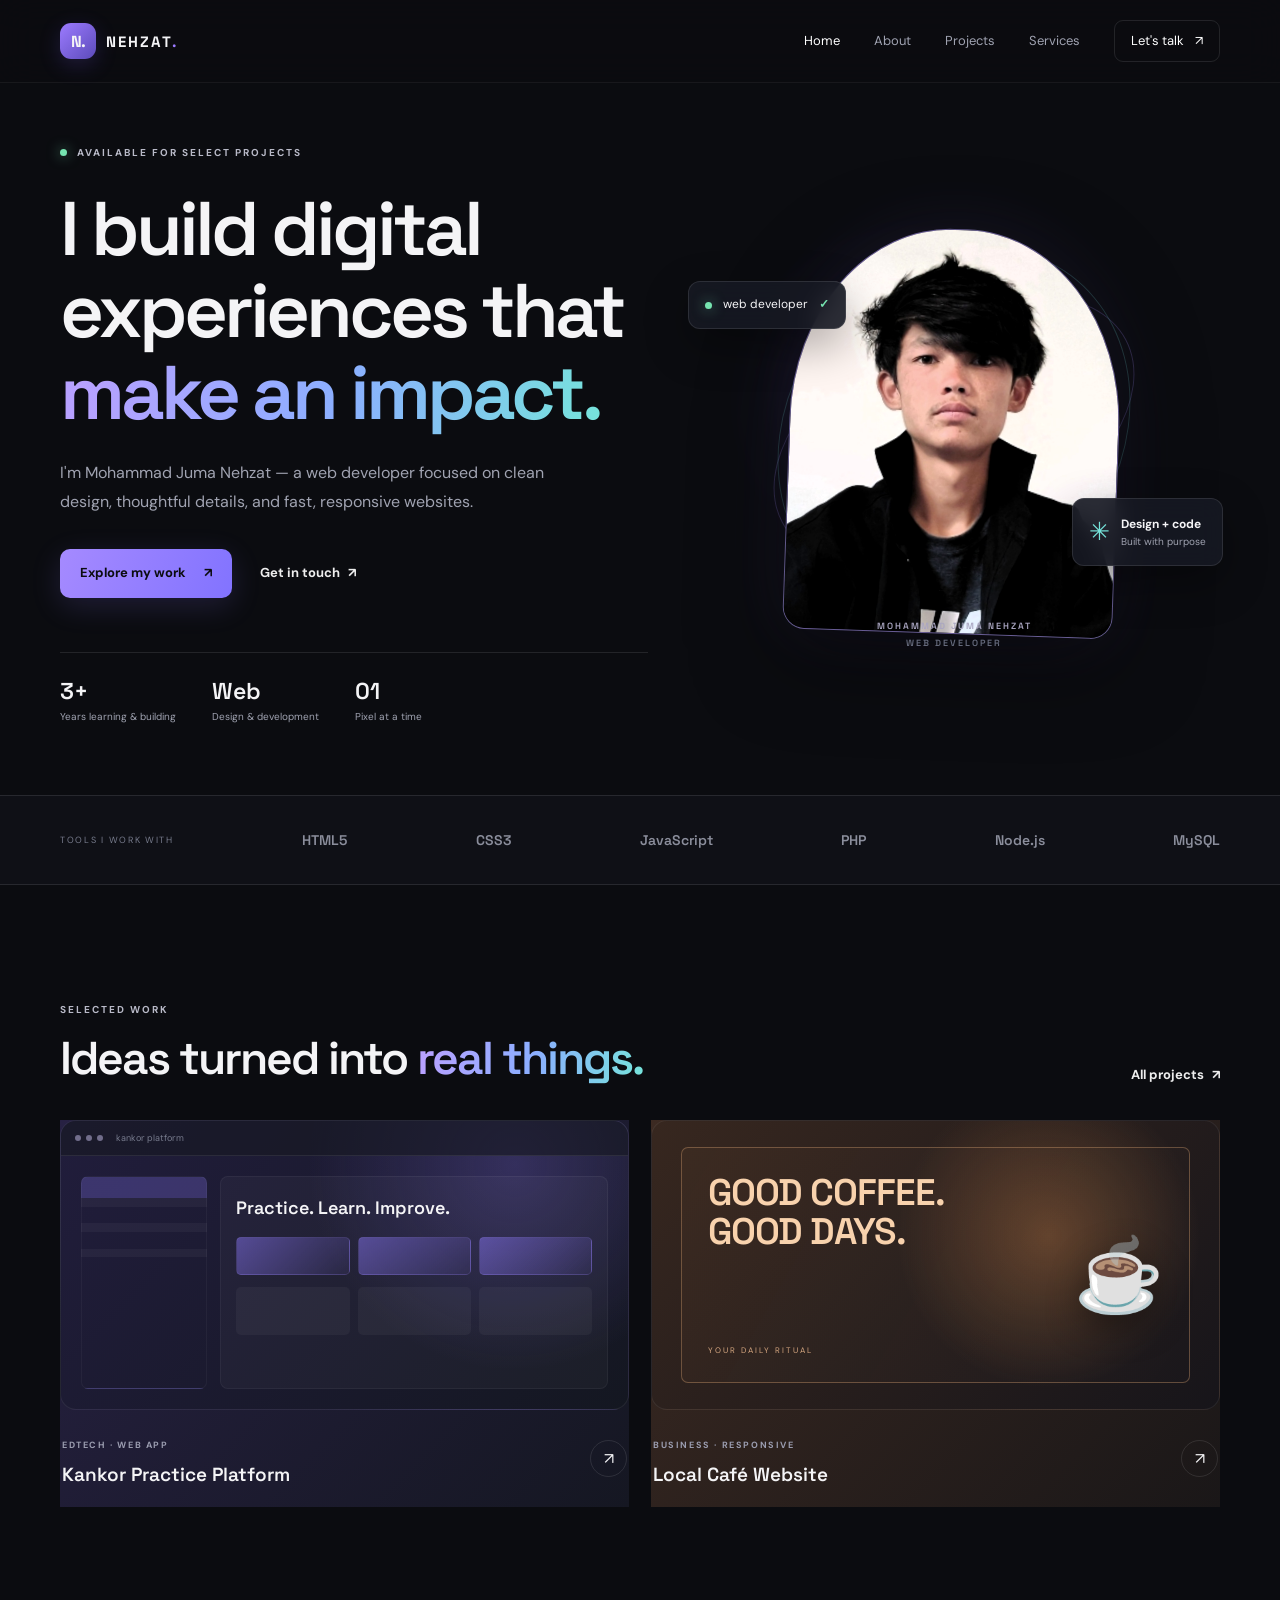
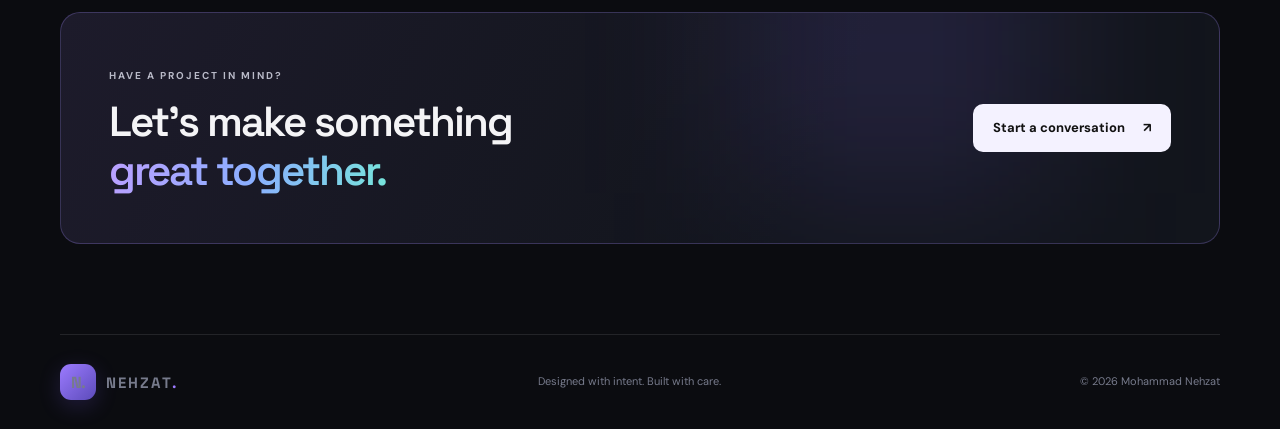
<file: index.html>
<!DOCTYPE html>
<html lang="en">

<head>
    <meta charset="UTF-8">
    <meta name="viewport" content="width=device-width, initial-scale=1.0">
    <meta name="description" content="Mohammad Juma Nezhat — web developer portfolio, projects and services.">
    <title>Mohammad Nehzat — Web Developer</title>
    <link rel="preconnect" href="https://fonts.googleapis.com">
    <link rel="preconnect" href="https://fonts.gstatic.com" crossorigin>
    <link href="https://fonts.googleapis.com/css2?family=DM+Sans:wght@400;500;600;700&family=Space+Grotesk:wght@400;500;600;700&display=swap" rel="stylesheet">
    <link rel="stylesheet" href="css/style.css">
    <script src="js/main.js" defer></script>
</head>

<body>
    <header class="site-header">
        <nav class="nav container" aria-label="Main navigation">
            <a class="logo" href="index.html"><span class="logo-mark">N.</span><span>NEHZAT<span class="logo-dot">.</span></span></a>
            <button class="menu-toggle" aria-label="Open navigation" aria-expanded="false"><span></span><span></span></button>
            <div class="nav-links"><a class="active" href="index.html">Home</a><a href="about.html">About</a><a href="projects.html">Projects</a><a href="services.html">Services</a><a class="nav-contact" href="contact.html">Let's talk <span>↗</span></a></div>
        </nav>
    </header>
    <main>
        <section class="hero container">
            <div class="hero-copy reveal">
                <div class="eyebrow"><span class="status-dot"></span> AVAILABLE FOR SELECT PROJECTS</div>
                <h1>I build digital<br>experiences that<br><span class="gradient-text">make an impact.</span></h1>
                <p class="hero-lead">I'm Mohammad Juma Nehzat — a web developer focused on clean design, thoughtful details, and fast, responsive websites.</p>
                <div class="hero-actions"><a class="btn btn-primary" href="projects.html">Explore my work <span>↗</span></a><a class="text-link" href="contact.html">Get in touch <span>↗</span></a></div>
                <div class="hero-meta">
                    <div><strong>3+</strong><span>Years learning & building</span></div>
                    <div><strong>Web</strong><span>Design & development</span></div>
                    <div><strong>01</strong><span>Pixel at a time</span></div>
                </div>
            </div>
            <div class="hero-art hero-portrait-wrap reveal" aria-label="Portrait of Mohammad Juma Nezhat">
                <div class="art-orbit orbit-one"></div>
                <div class="art-orbit orbit-two"></div>
                <div class="hero-portrait-frame"><img src="images/mohammad.jpg" alt="Mohammad Juma Nezhat" class="hero-portrait"></div>
                <div class="float-card card-code"><span class="mini-dot"></span> web developer <b>✓</b></div>
                <div class="float-card card-speed"><span>✳</span>
                    <div><b>Design + code</b><small>Built with purpose</small></div>
                </div>
                <div class="art-caption">MOHAMMAD JUMA NEHZAT<br><span>WEB DEVELOPER</span></div>
            </div>
        </section>
        <section class="trust-strip">
            <div class="container strip-inner"><span>TOOLS I WORK WITH</span>
                <div>HTML5</div>
                <div>CSS3</div>
                <div>JavaScript</div>
                <div>PHP</div>
                <div>Node.js</div>
                <div>MySQL</div>
            </div>
        </section>
        <section class="section container">
            <div class="section-heading reveal">
                <div><span class="eyebrow">SELECTED WORK</span>
                    <h2>Ideas turned into <span class="gradient-text">real things.</span></h2>
                </div><a class="text-link" href="projects.html">All projects <span>↗</span></a>
            </div>
            <div class="project-grid">
                <a class="project-card project-purple reveal" href="projects.html">
                    <div class="project-visual visual-kankor">
                        <div class="browser-bar"><i></i><i></i><i></i><span>kankor platform</span></div>
                        <div class="mock-dashboard">
                            <div class="mock-sidebar"></div>
                            <div class="mock-content"><b>Practice. Learn. Improve.</b>
                                <div class="mock-bars"><i></i><i></i><i></i></div>
                                <div class="mock-tiles"><i></i><i></i><i></i></div>
                            </div>
                        </div>
                    </div>
                    <div class="project-info">
                        <div><span class="project-type">EDTECH · WEB APP</span>
                            <h3>Kankor Practice Platform</h3>
                        </div><span class="round-arrow">↗</span>
                    </div>
                </a>
                <a class="project-card project-orange reveal" href="projects.html">
                    <div class="project-visual visual-cafe">
                        <div class="cafe-window"><span>GOOD COFFEE.<br>GOOD DAYS.</span>
                            <div class="coffee-cup">☕</div><small>YOUR DAILY RITUAL</small>
                        </div>
                    </div>
                    <div class="project-info">
                        <div><span class="project-type">BUSINESS · RESPONSIVE</span>
                            <h3>Local Café Website</h3>
                        </div><span class="round-arrow">↗</span>
                    </div>
                </a>
            </div>
        </section>
        <section class="cta-section">
            <div class="container cta-box reveal">
                <div><span class="eyebrow">HAVE A PROJECT IN MIND?</span>
                    <h2>Let's make something<br><span class="gradient-text">great together.</span></h2>
                </div><a class="btn btn-light" href="contact.html">Start a conversation <span>↗</span></a>
                <div class="cta-glow"></div>
            </div>
        </section>
    </main>
    <footer class="footer container"><a class="logo" href="index.html"><span class="logo-mark">N.</span><span>NEHZAT<span class="logo-dot">.</span></span></a>
        <p>Designed with intent. Built with care.</p><span>© <span data-year></span> Mohammad Nehzat</span>
    </footer>
</body>

</html>
</file>
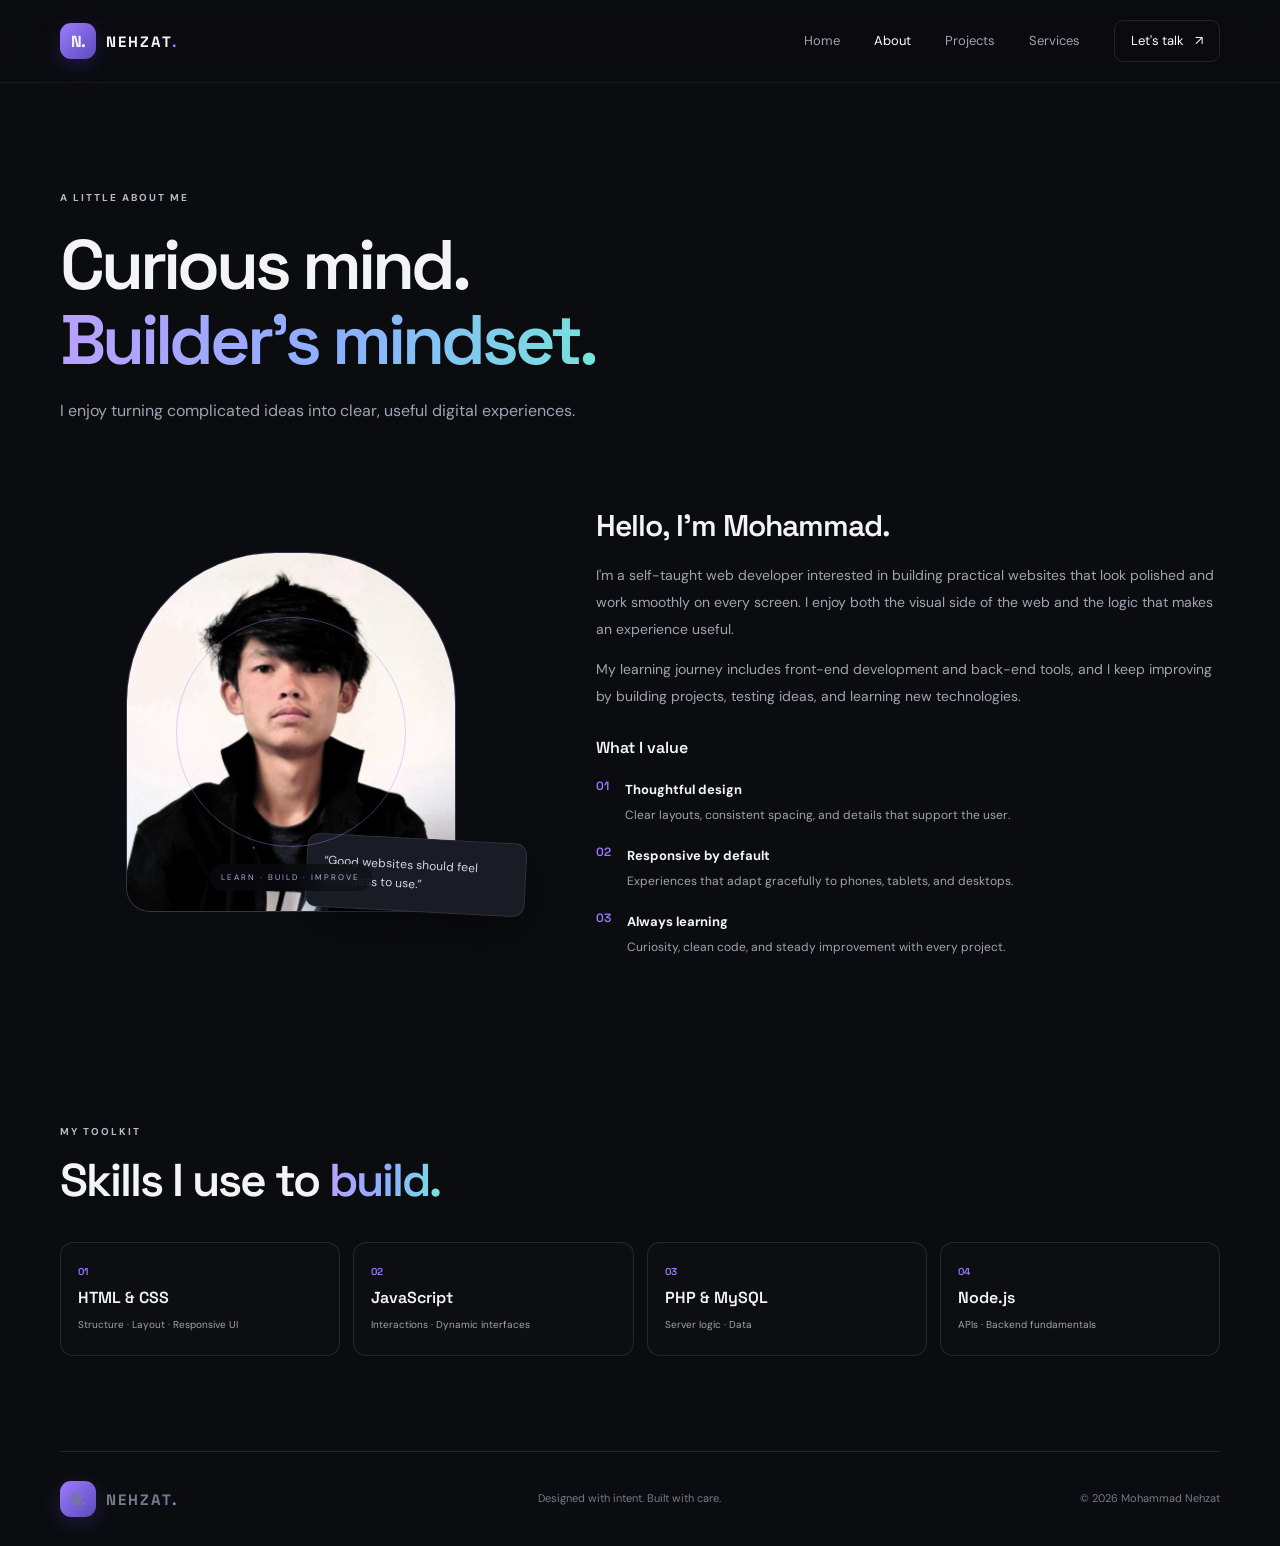
<file: about.html>
<!DOCTYPE html>
<html lang="en">

<head>
    <meta charset="UTF-8">
    <meta name="viewport" content="width=device-width, initial-scale=1.0">
    <title>About — Mohammad Nehzat</title>
    <link rel="preconnect" href="https://fonts.googleapis.com">
    <link href="https://fonts.googleapis.com/css2?family=DM+Sans:wght@400;500;600;700&family=Space+Grotesk:wght@400;500;600;700&display=swap" rel="stylesheet">
    <link rel="stylesheet" href="css/style.css">
    <script src="js/main.js" defer></script>
</head>

<body>
    <header class="site-header">
        <nav class="nav container"><a class="logo" href="index.html"><span class="logo-mark">N.</span><span>NEHZAT<span class="logo-dot">.</span></span></a><button class="menu-toggle" aria-label="Open navigation" aria-expanded="false"><span></span><span></span></button>
            <div class="nav-links"><a href="index.html">Home</a><a class="active" href="about.html">About</a><a href="projects.html">Projects</a><a href="services.html">Services</a><a class="nav-contact" href="contact.html">Let's talk <span>↗</span></a></div>
        </nav>
    </header>
    <main class="inner-page container">
        <section class="page-intro reveal"><span class="eyebrow">A LITTLE ABOUT ME</span>
            <h1>Curious mind.<br><span class="gradient-text">Builder's mindset.</span></h1>
            <p>I enjoy turning complicated ideas into clear, useful digital experiences.</p>
        </section>
        <section class="about-layout">
            <div class="about-art reveal">
                <div class="portrait-placeholder portrait-photo"><img src="images/mohammad.jpg" alt="Portrait of Mohammad Juma Nezhat">
                    <div class="portrait-ring"></div>
                    <div class="portrait-label">LEARN · BUILD · IMPROVE</div>
                </div>
                <div class="note-card">“Good websites should feel effortless to use.”</div>
            </div>
            <div class="about-copy reveal">
                <h2>Hello, I'm Mohammad.</h2>
                <p>I'm a self-taught web developer interested in building practical websites that look polished and work smoothly on every screen. I enjoy both the visual side of the web and the logic that makes an experience useful.</p>
                <p>My learning journey includes front-end development and back-end tools, and I keep improving by building projects, testing ideas, and learning new technologies.</p>
                <h3>What I value</h3>
                <div class="value-list">
                    <div><span>01</span>
                        <div><b>Thoughtful design</b>
                            <p>Clear layouts, consistent spacing, and details that support the user.</p>
                        </div>
                    </div>
                    <div><span>02</span>
                        <div><b>Responsive by default</b>
                            <p>Experiences that adapt gracefully to phones, tablets, and desktops.</p>
                        </div>
                    </div>
                    <div><span>03</span>
                        <div><b>Always learning</b>
                            <p>Curiosity, clean code, and steady improvement with every project.</p>
                        </div>
                    </div>
                </div>
            </div>
        </section>
        <section class="section">
            <div class="section-heading reveal">
                <div><span class="eyebrow">MY TOOLKIT</span>
                    <h2>Skills I use to <span class="gradient-text">build.</span></h2>
                </div>
            </div>
            <div class="skills-grid">
                <div class="skill-chip reveal"><span>01</span><b>HTML & CSS</b><small>Structure · Layout · Responsive UI</small></div>
                <div class="skill-chip reveal"><span>02</span><b>JavaScript</b><small>Interactions · Dynamic interfaces</small></div>
                <div class="skill-chip reveal"><span>03</span><b>PHP & MySQL</b><small>Server logic · Data</small></div>
                <div class="skill-chip reveal"><span>04</span><b>Node.js</b><small>APIs · Backend fundamentals</small></div>
            </div>
        </section>
    </main>
    <footer class="footer container"><a class="logo" href="index.html"><span class="logo-mark">N.</span><span>NEHZAT<span class="logo-dot">.</span></span></a>
        <p>Designed with intent. Built with care.</p><span>© <span data-year></span> Mohammad Nehzat</span>
    </footer>
</body>

</html>
</file>
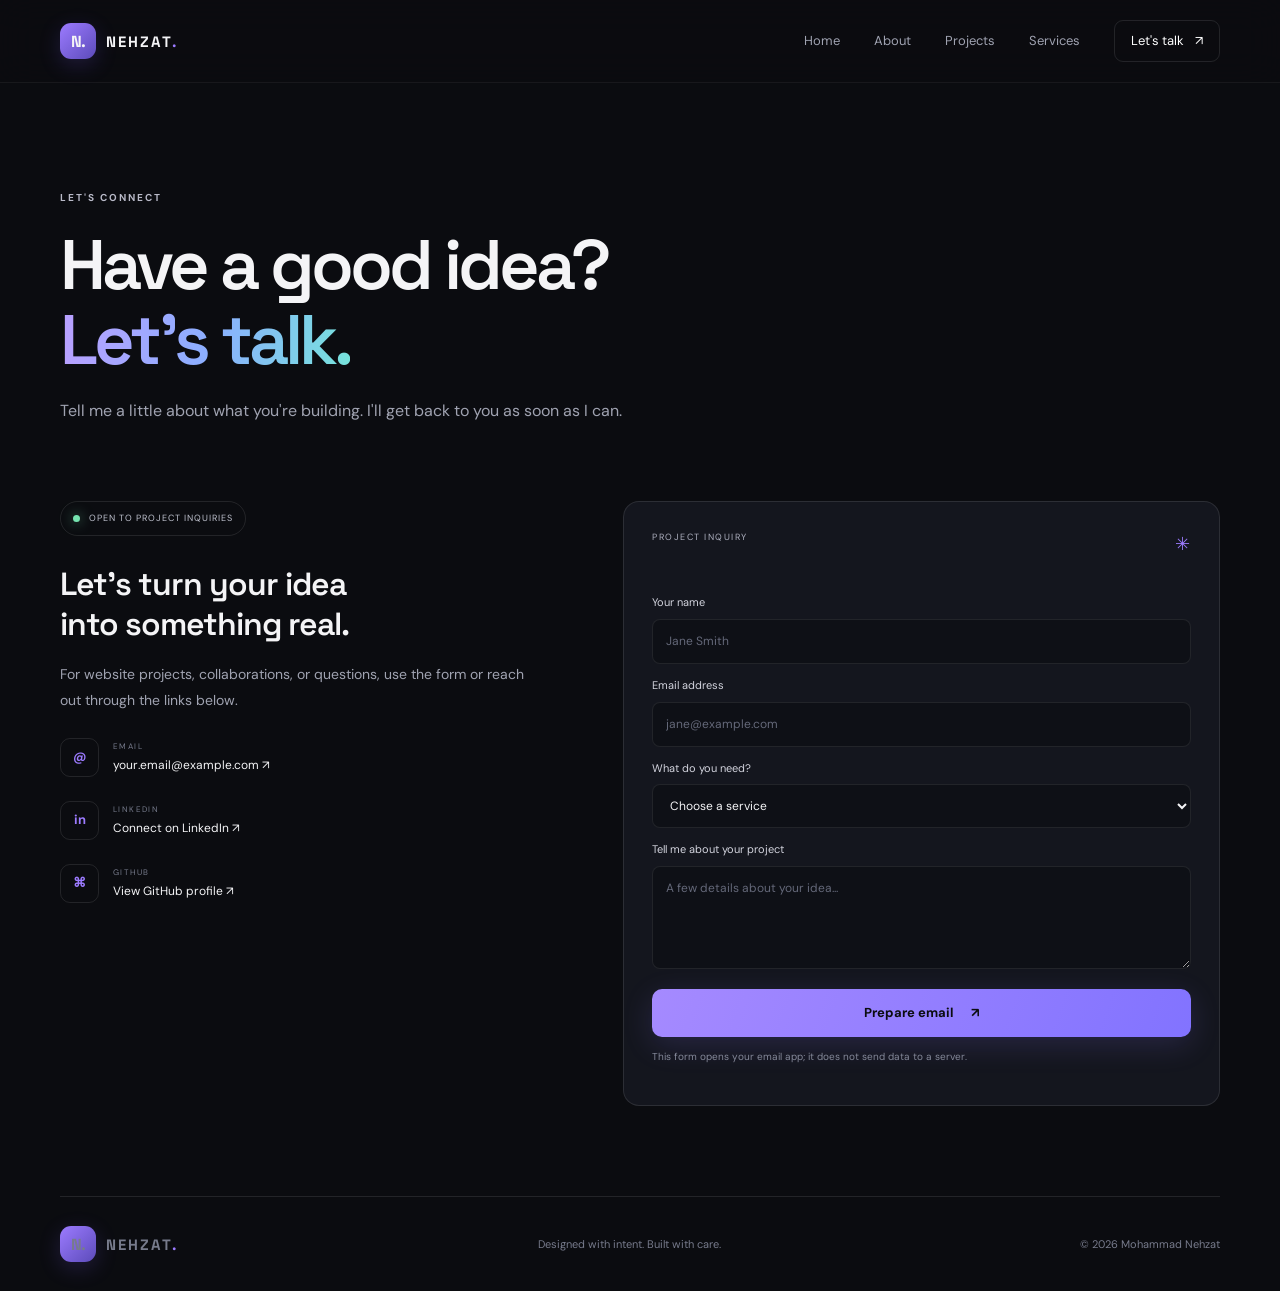
<file: contact.html>
<!DOCTYPE html>
<html lang="en">

<head>
    <meta charset="UTF-8">
    <meta name="viewport" content="width=device-width, initial-scale=1.0">
    <title>Contact — Mohammad Nehzat</title>
    <link rel="preconnect" href="https://fonts.googleapis.com">
    <link href="https://fonts.googleapis.com/css2?family=DM+Sans:wght@400;500;600;700&family=Space+Grotesk:wght@400;500;600;700&display=swap" rel="stylesheet">
    <link rel="stylesheet" href="css/style.css">
    <script src="js/main.js" defer></script>
</head>

<body>
    <header class="site-header">
        <nav class="nav container"><a class="logo" href="index.html"><span class="logo-mark">N.</span><span>NEHZAT<span class="logo-dot">.</span></span></a><button class="menu-toggle" aria-label="Open navigation" aria-expanded="false"><span></span><span></span></button>
            <div class="nav-links"><a href="index.html">Home</a><a href="about.html">About</a><a href="projects.html">Projects</a><a href="services.html">Services</a><a class="nav-contact active" href="contact.html">Let's talk <span>↗</span></a></div>
        </nav>
    </header>
    <main class="inner-page container">
        <section class="page-intro reveal"><span class="eyebrow">LET'S CONNECT</span>
            <h1>Have a good idea?<br><span class="gradient-text">Let's talk.</span></h1>
            <p>Tell me a little about what you're building. I'll get back to you as soon as I can.</p>
        </section>
        <section class="contact-layout">
            <div class="contact-info reveal">
                <div class="contact-highlight"><span class="status-dot"></span> OPEN TO PROJECT INQUIRIES</div>
                <h2>Let's turn your idea<br>into something real.</h2>
                <p>For website projects, collaborations, or questions, use the form or reach out through the links below.</p>
                <div class="contact-link"><span class="contact-icon">@</span>
                    <div><small>EMAIL</small><a href="mailto:your.email@example.com">your.email@example.com ↗</a></div>
                </div>
                <div class="contact-link"><span class="contact-icon">in</span>
                    <div><small>LINKEDIN</small><a href="https://www.linkedin.com/" target="_blank" rel="noreferrer">Connect on LinkedIn ↗</a></div>
                </div>
                <div class="contact-link"><span class="contact-icon">⌘</span>
                    <div><small>GITHUB</small><a href="https://github.com/mohjumanahzat-crypto" target="_blank" rel="noreferrer">View GitHub profile ↗</a></div>
                </div>
            </div>
            <form class="contact-form reveal" id="contact-form">
                <div class="form-top"><span>PROJECT INQUIRY</span><span>✳</span></div><label for="name">Your name</label><input id="name" name="name" placeholder="Jane Smith" required><label for="email">Email address</label><input id="email" name="email" type="email" placeholder="jane@example.com" required><label for="service">What do you need?</label><select id="service" name="service" required>
                    <option value="">Choose a service</option>
                    <option>Website design</option>
                    <option>Frontend development</option>
                    <option>Website functionality</option>
                    <option>Something else</option>
                </select><label for="message">Tell me about your project</label><textarea id="message" name="message" rows="4" placeholder="A few details about your idea..." required></textarea><button class="btn btn-primary form-submit" type="submit">Prepare email <span>↗</span></button>
                <p class="form-note">This form opens your email app; it does not send data to a server.</p>
                <p class="form-status" aria-live="polite"></p>
            </form>
        </section>
    </main>
    <footer class="footer container"><a class="logo" href="index.html"><span class="logo-mark">N.</span><span>NEHZAT<span class="logo-dot">.</span></span></a>
        <p>Designed with intent. Built with care.</p><span>© <span data-year></span> Mohammad Nehzat</span>
    </footer>
</body>

</html>
</file>
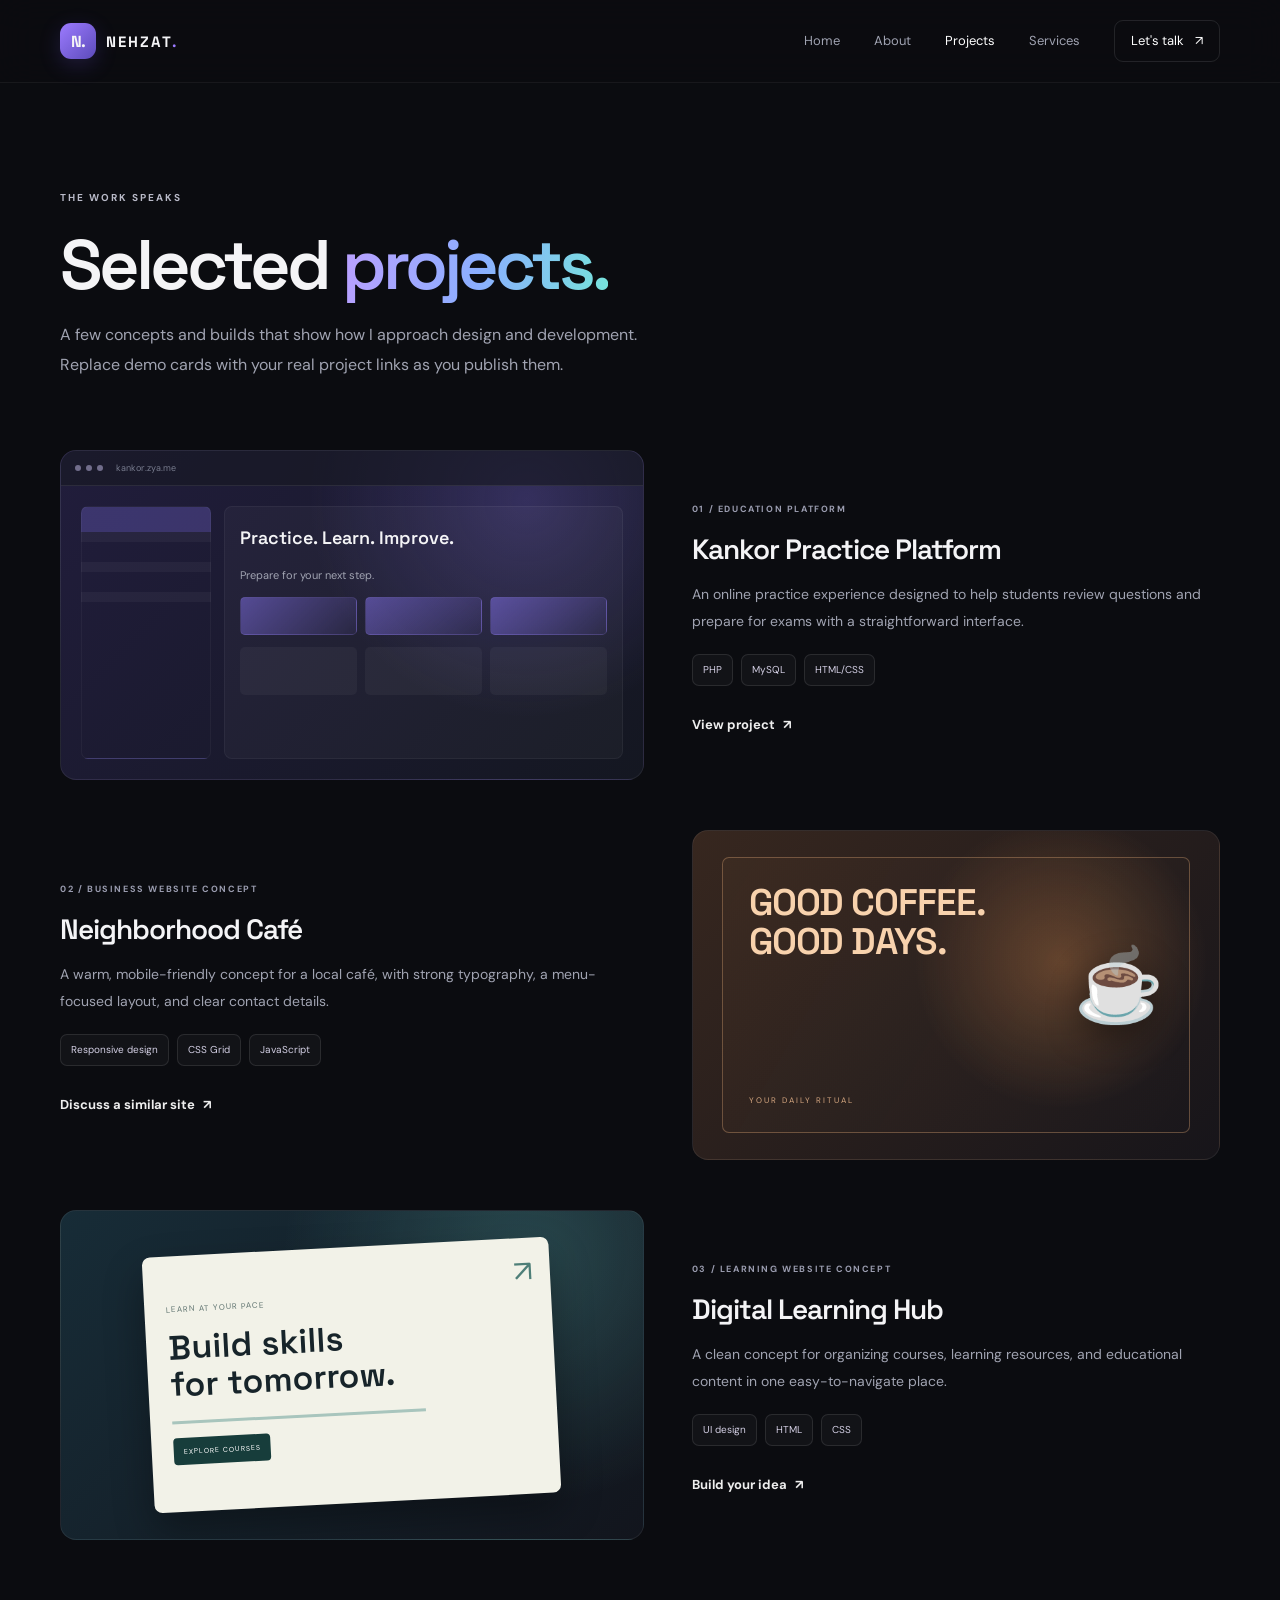
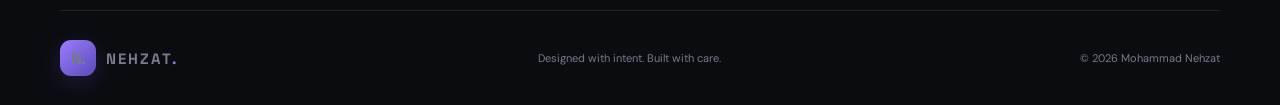
<file: projects.html>
<!DOCTYPE html>
<html lang="en">

<head>
    <meta charset="UTF-8">
    <meta name="viewport" content="width=device-width, initial-scale=1.0">
    <title>Projects — Mohammad Nehzat</title>
    <link rel="preconnect" href="https://fonts.googleapis.com">
    <link href="https://fonts.googleapis.com/css2?family=DM+Sans:wght@400;500;600;700&family=Space+Grotesk:wght@400;500;600;700&display=swap" rel="stylesheet">
    <link rel="stylesheet" href="css/style.css">
    <script src="js/main.js" defer></script>
</head>

<body>
    <header class="site-header">
        <nav class="nav container"><a class="logo" href="index.html"><span class="logo-mark">N.</span><span>NEHZAT<span class="logo-dot">.</span></span></a><button class="menu-toggle" aria-label="Open navigation" aria-expanded="false"><span></span><span></span></button>
            <div class="nav-links"><a href="index.html">Home</a><a href="about.html">About</a><a class="active" href="projects.html">Projects</a><a href="services.html">Services</a><a class="nav-contact" href="contact.html">Let's talk <span>↗</span></a></div>
        </nav>
    </header>
    <main class="inner-page container">
        <section class="page-intro reveal"><span class="eyebrow">THE WORK SPEAKS</span>
            <h1>Selected <span class="gradient-text">projects.</span></h1>
            <p>A few concepts and builds that show how I approach design and development. Replace demo cards with your real project links as you publish them.</p>
        </section>
        <section class="projects-list">
            <article class="project-row reveal">
                <div class="project-visual visual-kankor large-visual">
                    <div class="browser-bar"><i></i><i></i><i></i><span>kankor.zya.me</span></div>
                    <div class="mock-dashboard">
                        <div class="mock-sidebar"></div>
                        <div class="mock-content"><b>Practice. Learn. Improve.</b>
                            <p>Prepare for your next step.</p>
                            <div class="mock-bars"><i></i><i></i><i></i></div>
                            <div class="mock-tiles"><i></i><i></i><i></i></div>
                        </div>
                    </div>
                </div>
                <div class="project-details"><span class="project-type">01 / EDUCATION PLATFORM</span>
                    <h2>Kankor Practice Platform</h2>
                    <p>An online practice experience designed to help students review questions and prepare for exams with a straightforward interface.</p>
                    <div class="tag-list"><span>PHP</span><span>MySQL</span><span>HTML/CSS</span></div><a class="text-link" href="https://kankor.zya.me/kankor.apk" target="_blank" rel="noreferrer">View project <span>↗</span></a>
                </div>
            </article>
            <article class="project-row reverse reveal">
                <div class="project-visual visual-cafe large-visual">
                    <div class="cafe-window"><span>GOOD COFFEE.<br>GOOD DAYS.</span>
                        <div class="coffee-cup">☕</div><small>YOUR DAILY RITUAL</small>
                    </div>
                </div>
                <div class="project-details"><span class="project-type">02 / BUSINESS WEBSITE CONCEPT</span>
                    <h2>Neighborhood Café</h2>
                    <p>A warm, mobile-friendly concept for a local café, with strong typography, a menu-focused layout, and clear contact details.</p>
                    <div class="tag-list"><span>Responsive design</span><span>CSS Grid</span><span>JavaScript</span></div><a class="text-link" href="contact.html">Discuss a similar site <span>↗</span></a>
                </div>
            </article>
            <article class="project-row reveal">
                <div class="project-visual visual-blue large-visual">
                    <div class="learning-card"><span class="learning-symbol">↗</span><small>LEARN AT YOUR PACE</small><b>Build skills<br>for tomorrow.</b>
                        <div class="learning-line"></div><span class="learning-pill">EXPLORE COURSES</span>
                    </div>
                </div>
                <div class="project-details"><span class="project-type">03 / LEARNING WEBSITE CONCEPT</span>
                    <h2>Digital Learning Hub</h2>
                    <p>A clean concept for organizing courses, learning resources, and educational content in one easy-to-navigate place.</p>
                    <div class="tag-list"><span>UI design</span><span>HTML</span><span>CSS</span></div><a class="text-link" href="contact.html">Build your idea <span>↗</span></a>
                </div>
            </article>
        </section>
    </main>
    <footer class="footer container"><a class="logo" href="index.html"><span class="logo-mark">N.</span><span>NEHZAT<span class="logo-dot">.</span></span></a>
        <p>Designed with intent. Built with care.</p><span>© <span data-year></span> Mohammad Nehzat</span>
    </footer>
</body>

</html>
</file>
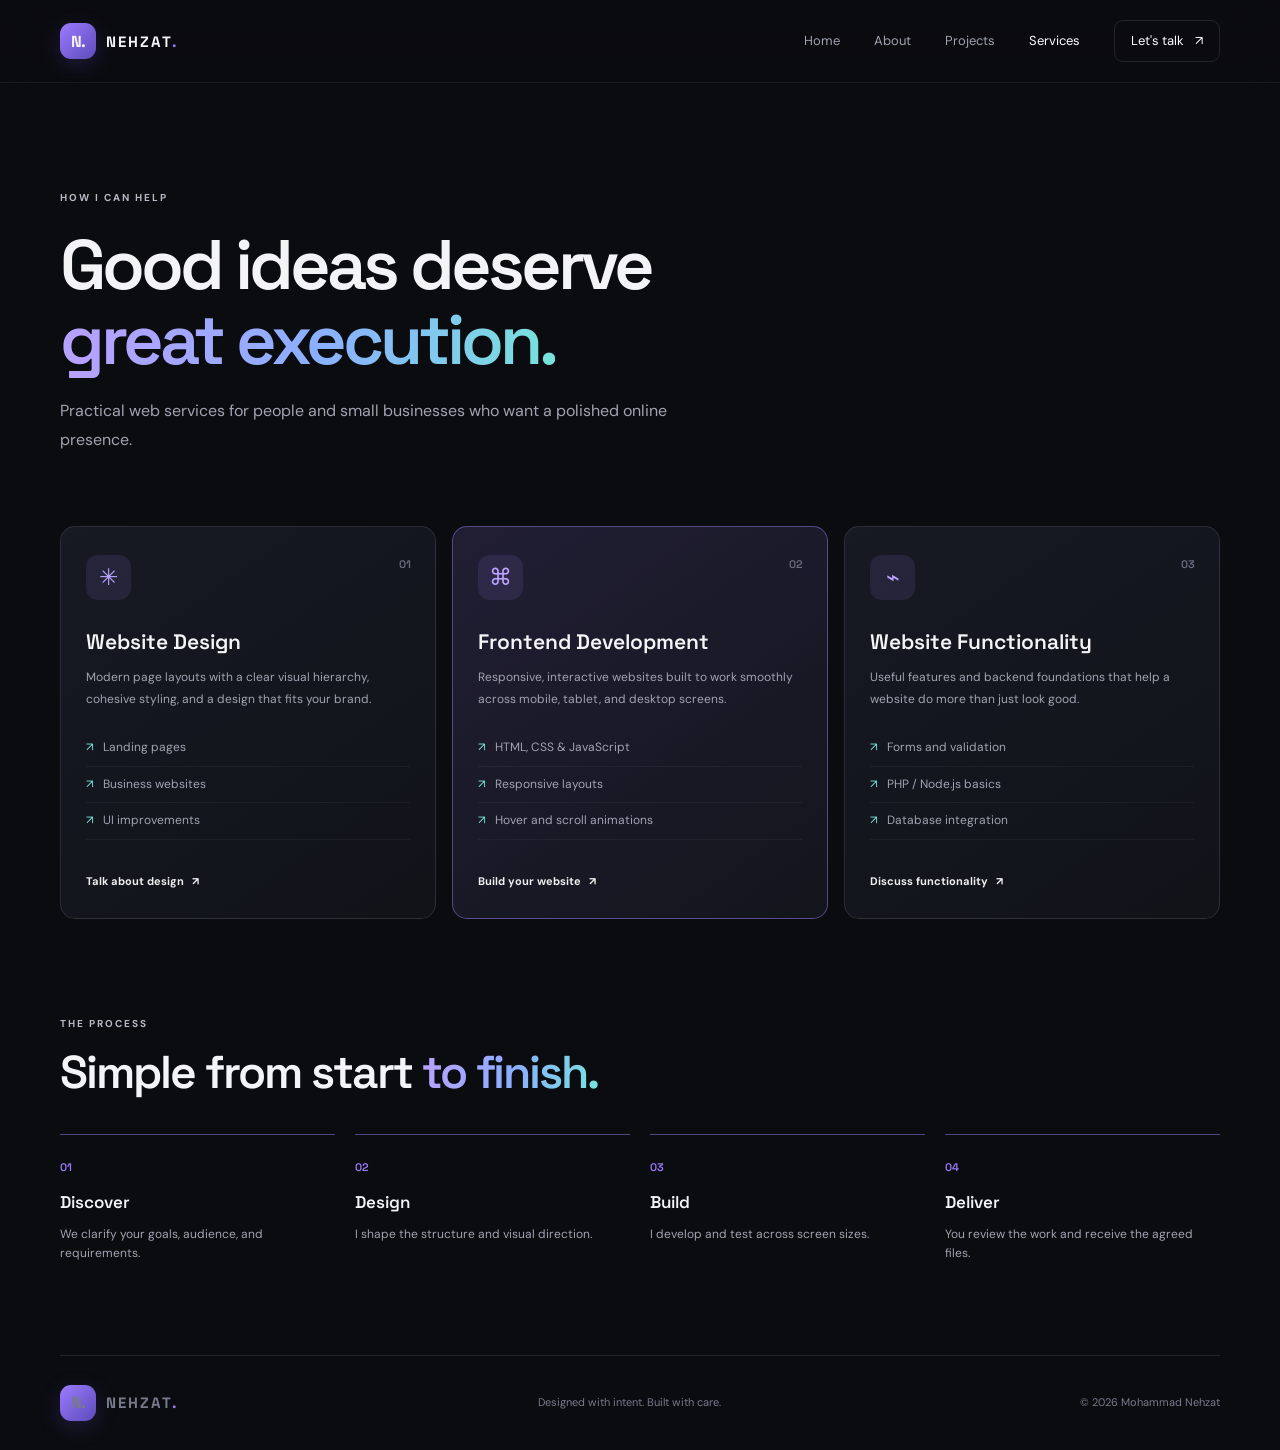
<file: services.html>
<!DOCTYPE html>
<html lang="en">

<head>
    <meta charset="UTF-8">
    <meta name="viewport" content="width=device-width, initial-scale=1.0">
    <title>Services — Mohammad Nehzat</title>
    <link rel="preconnect" href="https://fonts.googleapis.com">
    <link href="https://fonts.googleapis.com/css2?family=DM+Sans:wght@400;500;600;700&family=Space+Grotesk:wght@400;500;600;700&display=swap" rel="stylesheet">
    <link rel="stylesheet" href="css/style.css">
    <script src="js/main.js" defer></script>
</head>

<body>
    <header class="site-header">
        <nav class="nav container"><a class="logo" href="index.html"><span class="logo-mark">N.</span><span>NEHZAT<span class="logo-dot">.</span></span></a><button class="menu-toggle" aria-label="Open navigation" aria-expanded="false"><span></span><span></span></button>
            <div class="nav-links"><a href="index.html">Home</a><a href="about.html">About</a><a href="projects.html">Projects</a><a class="active" href="services.html">Services</a><a class="nav-contact" href="contact.html">Let's talk <span>↗</span></a></div>
        </nav>
    </header>
    <main class="inner-page container">
        <section class="page-intro reveal"><span class="eyebrow">HOW I CAN HELP</span>
            <h1>Good ideas deserve<br><span class="gradient-text">great execution.</span></h1>
            <p>Practical web services for people and small businesses who want a polished online presence.</p>
        </section>
        <section class="services-grid">
            <article class="service-card reveal">
                <div class="service-icon">✳</div><span class="service-number">01</span>
                <h2>Website Design</h2>
                <p>Modern page layouts with a clear visual hierarchy, cohesive styling, and a design that fits your brand.</p>
                <ul>
                    <li>Landing pages</li>
                    <li>Business websites</li>
                    <li>UI improvements</li>
                </ul><a href="contact.html" class="text-link">Talk about design <span>↗</span></a>
            </article>
            <article class="service-card featured reveal">
                <div class="service-icon">⌘</div><span class="service-number">02</span>
                <h2>Frontend Development</h2>
                <p>Responsive, interactive websites built to work smoothly across mobile, tablet, and desktop screens.</p>
                <ul>
                    <li>HTML, CSS & JavaScript</li>
                    <li>Responsive layouts</li>
                    <li>Hover and scroll animations</li>
                </ul><a href="contact.html" class="text-link">Build your website <span>↗</span></a>
            </article>
            <article class="service-card reveal">
                <div class="service-icon">⌁</div><span class="service-number">03</span>
                <h2>Website Functionality</h2>
                <p>Useful features and backend foundations that help a website do more than just look good.</p>
                <ul>
                    <li>Forms and validation</li>
                    <li>PHP / Node.js basics</li>
                    <li>Database integration</li>
                </ul><a href="contact.html" class="text-link">Discuss functionality <span>↗</span></a>
            </article>
        </section>
        <section class="process-section">
            <div class="section-heading reveal">
                <div><span class="eyebrow">THE PROCESS</span>
                    <h2>Simple from start <span class="gradient-text">to finish.</span></h2>
                </div>
            </div>
            <div class="process-grid">
                <div class="process-step reveal"><span>01</span>
                    <h3>Discover</h3>
                    <p>We clarify your goals, audience, and requirements.</p>
                </div>
                <div class="process-step reveal"><span>02</span>
                    <h3>Design</h3>
                    <p>I shape the structure and visual direction.</p>
                </div>
                <div class="process-step reveal"><span>03</span>
                    <h3>Build</h3>
                    <p>I develop and test across screen sizes.</p>
                </div>
                <div class="process-step reveal"><span>04</span>
                    <h3>Deliver</h3>
                    <p>You review the work and receive the agreed files.</p>
                </div>
            </div>
        </section>
    </main>
    <footer class="footer container"><a class="logo" href="index.html"><span class="logo-mark">N.</span><span>NEHZAT<span class="logo-dot">.</span></span></a>
        <p>Designed with intent. Built with care.</p><span>© <span data-year></span> Mohammad Nehzat</span>
    </footer>
</body>

</html>
</file>
<file: css/style.css>
:root{--bg:#0b0c10;--panel:#12141b;--panel2:#171923;--text:#f4f4f6;--muted:#a0a3b1;--line:rgba(255,255,255,.1);--purple:#9c7bff;--cyan:#76e4db;--orange:#ffb16d;--font:'DM Sans',sans-serif;--display:'Space Grotesk',sans-serif}*{box-sizing:border-box}html{scroll-behavior:smooth}body{margin:0;background:var(--bg);color:var(--text);font-family:var(--font);line-height:1.6;overflow-x:hidden}body:before{content:"";position:fixed;inset:0;pointer-events:none;opacity:.13;z-index:-1;background-image:radial-gradient(#a9a9c2 .65px,transparent .65px);background-size:20px 20px}a{color:inherit;text-decoration:none}button,input,textarea,select{font:inherit}.container{width:min(1160px,calc(100% - 48px));margin-inline:auto}.site-header{position:sticky;top:0;z-index:20;background:rgba(11,12,16,.82);backdrop-filter:blur(18px);border-bottom:1px solid rgba(255,255,255,.055)}.nav{height:82px;display:flex;align-items:center;justify-content:space-between}.logo{display:inline-flex;align-items:center;gap:10px;font:700 15px var(--display);letter-spacing:2px}.logo-mark{display:grid;place-items:center;width:36px;height:36px;border-radius:11px;background:linear-gradient(135deg,var(--purple),#5c4bba);font-size:16px;letter-spacing:-1px;box-shadow:0 6px 22px #8262ff30}.logo-dot{color:var(--purple)}.nav-links{display:flex;align-items:center;gap:34px;color:var(--muted);font-size:13px}.nav-links>a:not(.nav-contact){transition:color .25s,transform .25s}.nav-links>a:not(.nav-contact):hover,.nav-links>a.active{color:white}.nav-links>a:hover{transform:translateY(-2px)}.nav-contact{color:#fff;border:1px solid var(--line);padding:10px 16px;border-radius:9px;transition:.25s}.nav-contact span,.text-link span,.btn span{display:inline-block;margin-left:8px;transition:transform .25s}.nav-contact:hover{background:#fff;color:#111;transform:translateY(-2px)}.nav-contact:hover span,.text-link:hover span,.btn:hover span{transform:translate(3px,-3px)}.menu-toggle{display:none;background:transparent;border:0}.hero{min-height:650px;display:grid;grid-template-columns:1.05fr .95fr;align-items:center;gap:40px;padding-top:55px;padding-bottom:70px}.eyebrow{display:inline-flex;align-items:center;gap:10px;color:#b9bac8;font-size:10px;font-weight:700;letter-spacing:2px}.status-dot,.mini-dot{width:7px;height:7px;border-radius:50%;background:#76e4b0;box-shadow:0 0 13px #76e4b0a8;display:inline-block}.hero h1,.page-intro h1{font:600 clamp(46px,6.2vw,76px)/1.08 var(--display);letter-spacing:-4px;margin:24px 0}.gradient-text{background:linear-gradient(100deg,#b7a1ff 5%,#8bafff 52%,#76e4db 100%);-webkit-background-clip:text;background-clip:text;color:transparent}.hero-lead,.page-intro>p{max-width:490px;color:var(--muted);font-size:16px;line-height:1.85}.hero-actions{display:flex;align-items:center;gap:28px;margin-top:32px}.btn{display:inline-flex;justify-content:center;align-items:center;gap:10px;border:0;border-radius:10px;padding:14px 20px;font-size:13px;font-weight:700;transition:transform .25s,box-shadow .25s,background .25s;cursor:pointer}.btn-primary{background:linear-gradient(110deg,#a58aff,#8273ff);color:#0b0c10;box-shadow:0 8px 30px #8e78ff2a}.btn-primary:hover{transform:translateY(-4px);box-shadow:0 12px 36px #8e78ff50}.text-link{font-size:13px;font-weight:700;color:#eee;display:inline-flex;align-items:center;transition:color .2s}.text-link:hover{color:var(--cyan)}.hero-meta{display:flex;gap:36px;margin-top:54px;padding-top:23px;border-top:1px solid var(--line)}.hero-meta div{display:flex;flex-direction:column;gap:3px}.hero-meta strong{font:600 23px var(--display)}.hero-meta span{color:var(--muted);font-size:10px}.hero-art{height:490px;position:relative;display:grid;place-items:center;isolation:isolate}.hero-art:before{content:"";position:absolute;width:340px;height:340px;border-radius:50%;background:radial-gradient(circle,#8c6dff32,transparent 68%);filter:blur(10px);z-index:-1}.art-orbit{position:absolute;border:1px solid #a38dff3b;border-radius:50%;transform:rotate(-28deg)}.orbit-one{width:390px;height:230px;animation:orbit 18s linear infinite}.orbit-two{width:330px;height:390px;transform:rotate(37deg);border-color:#76e4db36;animation:orbit 24s linear infinite reverse}.art-core{width:190px;height:190px;border-radius:42px;display:grid;place-items:center;background:linear-gradient(145deg,#28223e,#151821 70%);border:1px solid #c3b1ff45;box-shadow:inset 0 0 55px #9c7bff16,0 25px 80px #0008;transform:rotate(-8deg);animation:float 5s ease-in-out infinite}.art-core span{font:600 60px var(--display);color:#c6b8ff;text-shadow:0 0 35px #9c7bff80}.float-card{position:absolute;display:flex;align-items:center;gap:11px;padding:13px 16px;background:#171923e8;border:1px solid var(--line);border-radius:12px;box-shadow:0 16px 45px #0005;font-size:12px;backdrop-filter:blur(12px);animation:float 5s ease-in-out infinite}.card-code{top:95px;left:0}.card-code b{color:#76e4b0}.card-speed{right:-3px;bottom:110px}.card-speed>span{font-size:25px;color:var(--cyan)}.card-speed div{display:flex;flex-direction:column}.card-speed small{font-size:10px;color:var(--muted)}.art-caption{position:absolute;bottom:24px;left:50%;transform:translateX(-50%);font:600 9px/1.9 var(--display);letter-spacing:2px;text-align:center;color:#aaa6c1;white-space:nowrap}.art-caption span{color:#666b7d}.trust-strip{border-block:1px solid var(--line);background:#0f1016}.strip-inner{min-height:88px;display:flex;align-items:center;justify-content:space-between;gap:18px}.strip-inner>span{font-size:9px;letter-spacing:1.7px;color:#777b8c}.strip-inner>div{font:600 14px var(--display);color:#8b8e9c;transition:color .2s,transform .2s}.strip-inner>div:hover{color:white;transform:translateY(-3px)}.section{padding-top:110px;padding-bottom:95px}.section-heading{display:flex;justify-content:space-between;align-items:end;gap:20px;margin-bottom:35px}.section-heading h2,.cta-box h2{font:600 clamp(32px,4vw,46px)/1.15 var(--display);letter-spacing:-2px;margin:12px 0 0}.project-grid{display:grid;grid-template-columns:1fr 1fr;gap:22px}.project-card{display:block;min-width:0}.project-visual{height:290px;position:relative;overflow:hidden;border-radius:16px;border:1px solid #ffffff12;transition:transform .4s,border-color .4s}.project-card:hover .project-visual{transform:translateY(-6px);border-color:#a58aff80}.project-purple{background:linear-gradient(135deg,#272143,#151722)}.visual-kankor{background:radial-gradient(circle at 80% 15%,#7160c94f,transparent 40%),linear-gradient(135deg,#211d3c,#141721)}.browser-bar{height:35px;display:flex;align-items:center;gap:5px;padding:0 14px;border-bottom:1px solid #ffffff14;background:#171923aa;color:#777b8d;font-size:9px}.browser-bar i{width:6px;height:6px;border-radius:50%;background:#716d8b}.browser-bar span{margin-left:8px}.mock-dashboard{display:flex;gap:13px;padding:20px;height:calc(100% - 35px)}.mock-sidebar{width:24%;border-radius:7px;background:linear-gradient(#8c7cff44 0 10%,#ffffff0b 10% 14%,transparent 14% 22%,#ffffff0b 22% 26%,transparent 26% 34%,#ffffff0b 34% 38%,transparent 38%);border:1px solid #ffffff0b}.mock-content{flex:1;padding:15px;border-radius:8px;background:#ffffff08;border:1px solid #ffffff0c}.mock-content>b{font:600 18px var(--display);display:block;margin:4px 0 18px}.mock-content>p{font-size:11px;color:var(--muted)}.mock-bars{display:flex;gap:8px;margin:12px 0}.mock-bars i{height:38px;flex:1;border-radius:5px;background:linear-gradient(135deg,#8e7bff77,#8e7bff12);border:1px solid #a38dff2a}.mock-tiles{display:flex;gap:8px}.mock-tiles i{height:48px;flex:1;border-radius:5px;background:#ffffff0a}.project-orange{background:linear-gradient(135deg,#3c2a22,#1a1718)}.visual-cafe{background:radial-gradient(circle at 70% 40%,#d98b4a55,transparent 35%),linear-gradient(135deg,#37271f,#17151a)}.cafe-window{position:absolute;inset:26px 29px;border:1px solid #eeb17b55;border-radius:7px;padding:26px;display:flex;flex-direction:column;justify-content:space-between;background:linear-gradient(120deg,#e5a56a0b,#ffffff02)}.cafe-window>span{font:600 clamp(24px,3vw,37px)/1.05 var(--display);letter-spacing:-1px;color:#f8d2ad}.coffee-cup{position:absolute;right:25px;top:70px;font-size:72px;filter:drop-shadow(0 10px 18px #0007);transition:transform .4s}.project-card:hover .coffee-cup{transform:rotate(-10deg) scale(1.1)}.cafe-window small{font-size:8px;letter-spacing:2px;color:#d5a780}.project-info{display:flex;align-items:center;justify-content:space-between;padding:20px 2px}.project-type{font-size:9px;letter-spacing:1.6px;color:#9b9db0;font-weight:700}.project-info h3{font:600 19px var(--display);margin:6px 0 0}.round-arrow{width:37px;height:37px;display:grid;place-items:center;border:1px solid var(--line);border-radius:50%;transition:.3s}.project-card:hover .round-arrow{background:var(--purple);color:#111;transform:rotate(45deg)}.cta-section{padding:10px 0 90px}.cta-box{position:relative;overflow:hidden;border:1px solid #a58aff40;border-radius:20px;padding:48px;display:flex;justify-content:space-between;align-items:center;gap:25px;background:linear-gradient(115deg,#1d1b2b,#12151c 65%)}.cta-box h2{font-size:42px}.cta-glow{position:absolute;right:15%;top:-120px;width:300px;height:300px;background:#8d72ff24;filter:blur(80px);pointer-events:none}.btn-light{background:#f4f2ff;color:#111;position:relative;z-index:1;white-space:nowrap}.btn-light:hover{transform:translateY(-4px);box-shadow:0 10px 35px #ffffff20}.footer{min-height:95px;border-top:1px solid var(--line);display:flex;align-items:center;justify-content:space-between;gap:18px;color:#777b8c;font-size:11px}.footer p{margin:0}.inner-page{padding-top:75px}.page-intro{padding:25px 0 55px}.page-intro h1{font-size:clamp(44px,6vw,70px);margin:18px 0}.page-intro>p{max-width:610px}.about-layout{display:grid;grid-template-columns:.85fr 1.15fr;gap:75px;align-items:center;padding:10px 0 50px}.about-art{position:relative;min-height:410px;display:grid;place-items:center}.portrait-placeholder{width:min(330px,100%);height:360px;border-radius:150px 150px 24px 24px;display:grid;place-items:center;position:relative;overflow:hidden;background:radial-gradient(circle at 50% 40%,#8c6dff45,transparent 50%),linear-gradient(150deg,#252039,#12151b);border:1px solid #a58aff36}.portrait-placeholder>span{font:700 120px var(--display);color:#c7baff;text-shadow:0 0 55px #9c7bff70}.portrait-ring{position:absolute;width:230px;height:230px;border:1px solid #a58aff60;border-radius:50%;animation:orbit 25s linear infinite}.portrait-label{position:absolute;bottom:20px;font-size:8px;letter-spacing:2px;color:#b4a8dc}.note-card{position:absolute;bottom:24px;right:-5px;max-width:220px;padding:17px;background:#191b25;border:1px solid var(--line);border-radius:12px;font-size:12px;color:#d9d5e8;box-shadow:0 15px 40px #0006;transform:rotate(3deg);transition:transform .3s}.note-card:hover{transform:rotate(0) translateY(-5px)}.about-copy h2,.contact-info h2{font:600 30px var(--display);letter-spacing:-1px;margin:0 0 17px}.about-copy>p,.contact-info>p{font-size:14px;color:var(--muted);line-height:1.9}.about-copy h3{font:600 16px var(--display);margin-top:28px}.value-list{display:grid;gap:17px;margin-top:18px}.value-list>div{display:flex;gap:16px}.value-list>div>span{font:600 12px var(--display);color:var(--purple);padding-top:2px}.value-list b{font-size:13px}.value-list p{font-size:12px;color:var(--muted);margin:4px 0 0}.skills-grid{display:grid;grid-template-columns:repeat(4,1fr);gap:13px}.skill-chip{padding:22px 17px;border:1px solid var(--line);border-radius:13px;background:#ffffff03;display:flex;flex-direction:column;gap:9px;transition:transform .3s,border-color .3s,background .3s}.skill-chip:hover{transform:translateY(-6px);border-color:#a58aff75;background:#a58aff09}.skill-chip>span{font:600 10px var(--display);color:var(--purple)}.skill-chip b{font:600 16px var(--display)}.skill-chip small{font-size:10px;color:var(--muted)}.projects-list{display:grid;gap:50px;padding-bottom:70px}.project-row{display:grid;grid-template-columns:1.05fr .95fr;align-items:center;gap:48px}.project-row.reverse .project-visual{order:2}.project-row.reverse .project-details{order:1}.large-visual{height:330px}.project-details h2{font:600 28px var(--display);letter-spacing:-1px;margin:12px 0}.project-details p{font-size:14px;line-height:1.9;color:var(--muted)}.tag-list{display:flex;flex-wrap:wrap;gap:8px;margin:20px 0 25px}.tag-list span{font-size:10px;color:#d4d0e5;padding:7px 10px;border-radius:7px;background:#ffffff08;border:1px solid var(--line)}.visual-blue{background:radial-gradient(circle at 80% 15%,#76e4db35,transparent 45%),linear-gradient(135deg,#172c37,#12151d);display:grid;place-items:center}.learning-card{width:70%;height:78%;padding:22px;background:#f2f2e8;color:#17242a;border-radius:8px;box-shadow:0 18px 40px #0005;display:flex;flex-direction:column;align-items:flex-start;justify-content:center;position:relative;transform:rotate(-3deg);transition:transform .4s}.project-row:hover .learning-card{transform:rotate(0) scale(1.02)}.learning-symbol{position:absolute;right:18px;top:10px;font-size:30px;color:#4e7f78}.learning-card small{font-size:8px;letter-spacing:1px;color:#617571}.learning-card b{font:600 clamp(21px,3vw,34px)/1.1 var(--display);margin:13px 0}.learning-line{width:70%;height:3px;background:#a8c5bd;margin:4px 0 14px}.learning-pill{font-size:7px;letter-spacing:1px;background:#173d3b;color:white;padding:8px 10px;border-radius:4px}.services-grid{display:grid;grid-template-columns:repeat(3,1fr);gap:16px;padding-bottom:90px}.service-card{position:relative;padding:28px 25px 25px;border:1px solid var(--line);border-radius:15px;background:linear-gradient(145deg,#171923,#111319);transition:transform .3s,border-color .3s,box-shadow .3s}.service-card:hover{transform:translateY(-8px);border-color:#a58aff70;box-shadow:0 20px 55px #0004}.service-card.featured{border-color:#a58aff70;background:linear-gradient(145deg,#211e34,#13151c)}.service-icon{width:45px;height:45px;display:grid;place-items:center;border-radius:12px;background:#a58aff1c;color:#b9a5ff;font-size:23px;margin-bottom:28px}.service-number{position:absolute;right:24px;top:30px;font:600 11px var(--display);color:#696c7d}.service-card h2{font:600 21px var(--display);margin:0 0 12px}.service-card p,.service-card li{font-size:12px;color:var(--muted);line-height:1.8}.service-card ul{list-style:none;padding:0;margin:20px 0 27px}.service-card li{padding:7px 0;border-bottom:1px solid #ffffff0b}.service-card li:before{content:"↗";color:var(--cyan);margin-right:9px}.service-card .text-link{font-size:11px}.process-section{padding-bottom:80px}.process-grid{display:grid;grid-template-columns:repeat(4,1fr);gap:20px}.process-step{border-top:1px solid #a58aff75;padding-top:18px;transition:transform .3s}.process-step:hover{transform:translateY(-5px)}.process-step>span{font:600 11px var(--display);color:var(--purple)}.process-step h3{font:600 17px var(--display);margin:12px 0 5px}.process-step p{font-size:12px;color:var(--muted)}.contact-layout{display:grid;grid-template-columns:.9fr 1.1fr;gap:75px;padding:5px 0 90px}.contact-highlight{display:inline-flex;align-items:center;gap:9px;padding:9px 12px;border:1px solid var(--line);border-radius:30px;font-size:9px;letter-spacing:1px;color:#bfc2ce;margin-bottom:28px}.contact-info h2{font-size:32px}.contact-link{display:flex;gap:14px;align-items:center;margin-top:24px}.contact-icon{width:39px;height:39px;border:1px solid var(--line);border-radius:10px;display:grid;place-items:center;font-size:13px;color:var(--purple);font-weight:700}.contact-link>div{display:flex;flex-direction:column;gap:3px}.contact-link small{font-size:8px;letter-spacing:1.4px;color:#777b8c}.contact-link a{font-size:12px;transition:color .2s}.contact-link a:hover{color:var(--cyan)}.contact-form{background:#14161e;border:1px solid var(--line);border-radius:16px;padding:28px;display:flex;flex-direction:column}.form-top{display:flex;justify-content:space-between;margin-bottom:22px;color:#aeb0bf;font-size:9px;letter-spacing:1.5px}.form-top span:last-child{font-size:18px;color:var(--purple)}.contact-form label{font-size:11px;color:#d3d4de;margin:13px 0 7px}.contact-form input,.contact-form textarea,.contact-form select{width:100%;border:1px solid #ffffff15;background:#0e1016;color:#f4f4f6;border-radius:8px;padding:12px 13px;outline:none;font-size:12px;transition:border-color .2s,box-shadow .2s}.contact-form input:focus,.contact-form textarea:focus,.contact-form select:focus{border-color:#a58aff99;box-shadow:0 0 0 3px #a58aff12}.contact-form input::placeholder,.contact-form textarea::placeholder{color:#646879}.contact-form textarea{resize:vertical}.contact-form select option{background:#151721}.form-submit{margin-top:20px}.form-note,.form-status{font-size:10px;color:#85899a;margin:12px 0 0}.form-status{color:var(--cyan)}.reveal{opacity:0;transform:translateY(22px);transition:opacity .7s ease,transform .7s cubic-bezier(.2,.7,.2,1)}.reveal.visible{opacity:1;transform:translateY(0)}@keyframes orbit{to{transform:rotate(332deg)}}@keyframes float{0%,100%{translate:0 0}50%{translate:0 -10px}}@media(prefers-reduced-motion:reduce){*,*:before,*:after{animation-duration:.01ms!important;animation-iteration-count:1!important;scroll-behavior:auto!important;transition-duration:.01ms!important}.reveal{opacity:1;transform:none}}@media(max-width:900px){.hero{grid-template-columns:1fr .8fr;gap:10px}.hero h1{font-size:58px}.hero-art{transform:scale(.86)}.hero-meta{gap:20px}.about-layout{gap:35px}.contact-layout{gap:35px}.project-row{gap:28px}.services-grid{grid-template-columns:1fr 1fr}.service-card:last-child{grid-column:1/-1}.skills-grid{grid-template-columns:repeat(2,1fr)}}@media(max-width:680px){.container{width:min(100% - 34px,520px)}.nav{height:70px}.menu-toggle{display:flex;flex-direction:column;gap:5px;padding:10px;z-index:22}.menu-toggle span{width:23px;height:2px;background:white;transition:.25s}.nav-links{position:absolute;top:69px;left:0;right:0;padding:18px 24px 25px;background:#101117f7;border-bottom:1px solid var(--line);display:flex;align-items:stretch;flex-direction:column;gap:0;opacity:0;visibility:hidden;transform:translateY(-8px);transition:.25s}.nav-links.open{opacity:1;visibility:visible;transform:translateY(0)}.nav-links>a{padding:13px 0}.nav-links .nav-contact{margin-top:8px;text-align:center}.menu-toggle[aria-expanded=true] span:first-child{transform:translateY(3.5px) rotate(45deg)}.menu-toggle[aria-expanded=true] span:last-child{transform:translateY(-3.5px) rotate(-45deg)}.hero{display:flex;flex-direction:column;align-items:stretch;padding-top:55px;padding-bottom:40px;gap:8px}.hero h1{font-size:clamp(43px,12vw,61px);letter-spacing:-2.7px;margin:20px 0}.hero-lead{font-size:14px}.hero-art{height:360px;transform:none;margin-top:5px}.art-core{width:145px;height:145px;border-radius:33px}.art-core span{font-size:48px}.orbit-one{width:300px;height:185px}.orbit-two{width:260px;height:310px}.card-code{top:55px;left:0}.card-speed{right:0;bottom:75px}.art-caption{bottom:4px}.hero-meta{gap:0;justify-content:space-between;margin-top:37px}.hero-meta strong{font-size:20px}.hero-meta span{max-width:95px;font-size:9px}.trust-strip .strip-inner{padding:20px 0;justify-content:center;flex-wrap:wrap;gap:14px 22px}.strip-inner>span{width:100%;text-align:center}.strip-inner>div{font-size:12px}.section{padding-top:70px;padding-bottom:65px}.section-heading{align-items:flex-start;flex-direction:column;margin-bottom:25px}.section-heading h2,.cta-box h2{font-size:34px;letter-spacing:-1.5px}.project-grid{grid-template-columns:1fr;gap:12px}.project-visual{height:260px}.cta-section{padding-bottom:55px}.cta-box{padding:30px 23px;align-items:flex-start;flex-direction:column}.cta-box h2{font-size:35px}.footer{padding:22px 0;flex-wrap:wrap;justify-content:space-between}.footer p{order:3;width:100%}.inner-page{padding-top:45px}.page-intro{padding-bottom:35px}.page-intro h1{font-size:clamp(42px,11vw,60px);letter-spacing:-2.5px}.page-intro>p{font-size:14px}.about-layout{grid-template-columns:1fr;gap:35px}.about-art{min-height:350px}.portrait-placeholder{height:320px;width:280px}.note-card{right:0;bottom:10px}.about-copy h2{font-size:27px}.skills-grid{gap:10px}.skill-chip{padding:18px 13px}.skill-chip b{font-size:14px}.skill-chip small{line-height:1.6}.projects-list{gap:40px;padding-bottom:50px}.project-row,.project-row.reverse{grid-template-columns:1fr;gap:20px}.project-row.reverse .project-visual,.project-row.reverse .project-details{order:initial}.large-visual{height:270px}.project-details h2{font-size:25px}.services-grid{grid-template-columns:1fr;padding-bottom:60px}.service-card:last-child{grid-column:auto}.process-grid{grid-template-columns:1fr 1fr;gap:25px 17px}.process-section{padding-bottom:60px}.contact-layout{grid-template-columns:1fr;gap:35px;padding-bottom:60px}.contact-info h2{font-size:29px}.contact-form{padding:22px 18px}}@media(max-width:370px){.hero-actions{gap:17px;flex-wrap:wrap}.btn{padding:13px 15px}.hero-meta span{font-size:8px}.project-visual{height:230px}.mock-dashboard{padding:12px}.mock-content{padding:10px}.mock-content>b{font-size:14px}.cafe-window{inset:18px;padding:19px}.coffee-cup{font-size:58px;right:17px}}

/* Personal portrait integration */
.hero-portrait-wrap{isolation:isolate}
.hero-portrait-frame{position:relative;width:min(330px,72%);height:405px;border-radius:48% 48% 22px 22px;overflow:hidden;border:1px solid #b8a4ff75;background:linear-gradient(145deg,#2b2443,#141720);box-shadow:0 25px 85px #0008,0 0 70px #9c7bff1c;transform:rotate(2deg);transition:transform .45s,border-color .45s}
.hero-portrait-wrap:hover .hero-portrait-frame{transform:rotate(0) translateY(-5px);border-color:#76e4db99}
.hero-portrait{width:100%;height:100%;object-fit:cover;object-position:center 22%;display:block;filter:saturate(.88) contrast(1.03);transition:transform .7s,filter .5s}
.hero-portrait-wrap:hover .hero-portrait{transform:scale(1.045);filter:saturate(1) contrast(1.04)}
.hero-portrait-wrap:before{content:"";position:absolute;inset:9% 10%;border:1px solid #a58aff42;border-radius:50%;z-index:-1;transform:rotate(-22deg)}
.portrait-placeholder.portrait-photo{overflow:hidden;background:#171923}
.portrait-photo img{position:absolute;width:100%;height:100%;inset:0;object-fit:cover;object-position:center 20%;display:block;filter:saturate(.88);transition:transform .6s,filter .4s}
.portrait-photo:hover img{transform:scale(1.04);filter:saturate(1)}
.portrait-photo .portrait-ring{z-index:1;pointer-events:none}
.portrait-photo .portrait-label{z-index:2;background:#0b0c10b8;padding:7px 12px;border-radius:30px;backdrop-filter:blur(8px)}
@media(max-width:680px){.hero-portrait-frame{width:245px;height:310px}.hero-portrait-wrap{height:350px}.hero-portrait-wrap .card-code{left:0;top:35px}.hero-portrait-wrap .card-speed{right:0;bottom:65px}.portrait-placeholder.portrait-photo{width:280px;height:320px}}
</file>
